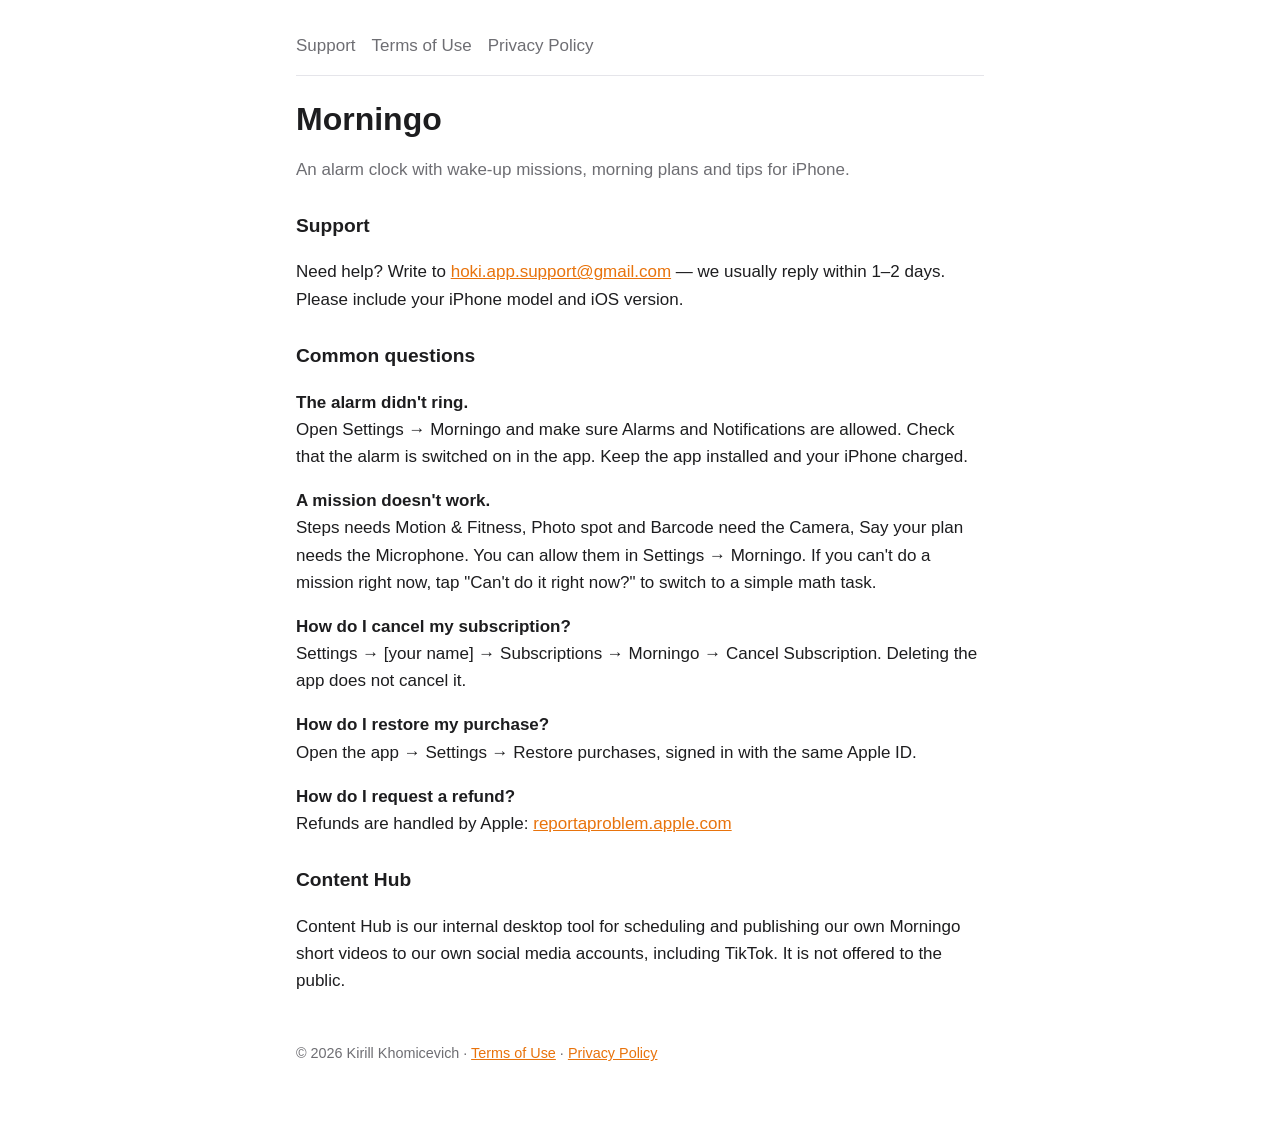
<file: index.html>
<!doctype html>
<html lang="en">
<head>
<meta charset="utf-8">
<meta name="viewport" content="width=device-width, initial-scale=1">
<meta name="p:domain_verify" content="3608383d4f459e4a5f4279b12fd187f6"/>
<title>Morningo — Support</title>
<meta name="description" content="Morningo: alarm clock with wake-up missions, morning plans and tips. Support, Terms of Use and Privacy Policy.">
<link rel="stylesheet" href="style.css">
</head>
<body>
<main>
<nav><a href="./">Support</a><a href="terms.html">Terms of Use</a><a href="privacy.html">Privacy Policy</a></nav>
<h1>Morningo</h1>
<p class="muted">An alarm clock with wake-up missions, morning plans and tips for iPhone.</p>

<h2>Support</h2>
<p>Need help? Write to <a href="mailto:hoki.app.support@gmail.com">hoki.app.support@gmail.com</a> — we usually reply within 1–2 days. Please include your iPhone model and iOS version.</p>

<h2>Common questions</h2>
<p><strong>The alarm didn't ring.</strong><br>Open Settings → Morningo and make sure Alarms and Notifications are allowed. Check that the alarm is switched on in the app. Keep the app installed and your iPhone charged.</p>
<p><strong>A mission doesn't work.</strong><br>Steps needs Motion &amp; Fitness, Photo spot and Barcode need the Camera, Say your plan needs the Microphone. You can allow them in Settings → Morningo. If you can't do a mission right now, tap "Can't do it right now?" to switch to a simple math task.</p>
<p><strong>How do I cancel my subscription?</strong><br>Settings → [your name] → Subscriptions → Morningo → Cancel Subscription. Deleting the app does not cancel it.</p>
<p><strong>How do I restore my purchase?</strong><br>Open the app → Settings → Restore purchases, signed in with the same Apple ID.</p>
<p><strong>How do I request a refund?</strong><br>Refunds are handled by Apple: <a href="https://reportaproblem.apple.com">reportaproblem.apple.com</a></p>

<h2>Content Hub</h2>
<p>Content Hub is our internal desktop tool for scheduling and publishing our own Morningo short videos to our own social media accounts, including TikTok. It is not offered to the public.</p>

<footer>© 2026 Kirill Khomicevich · <a href="terms.html">Terms of Use</a> · <a href="privacy.html">Privacy Policy</a></footer>
</main>
</body>
</html>
</file>
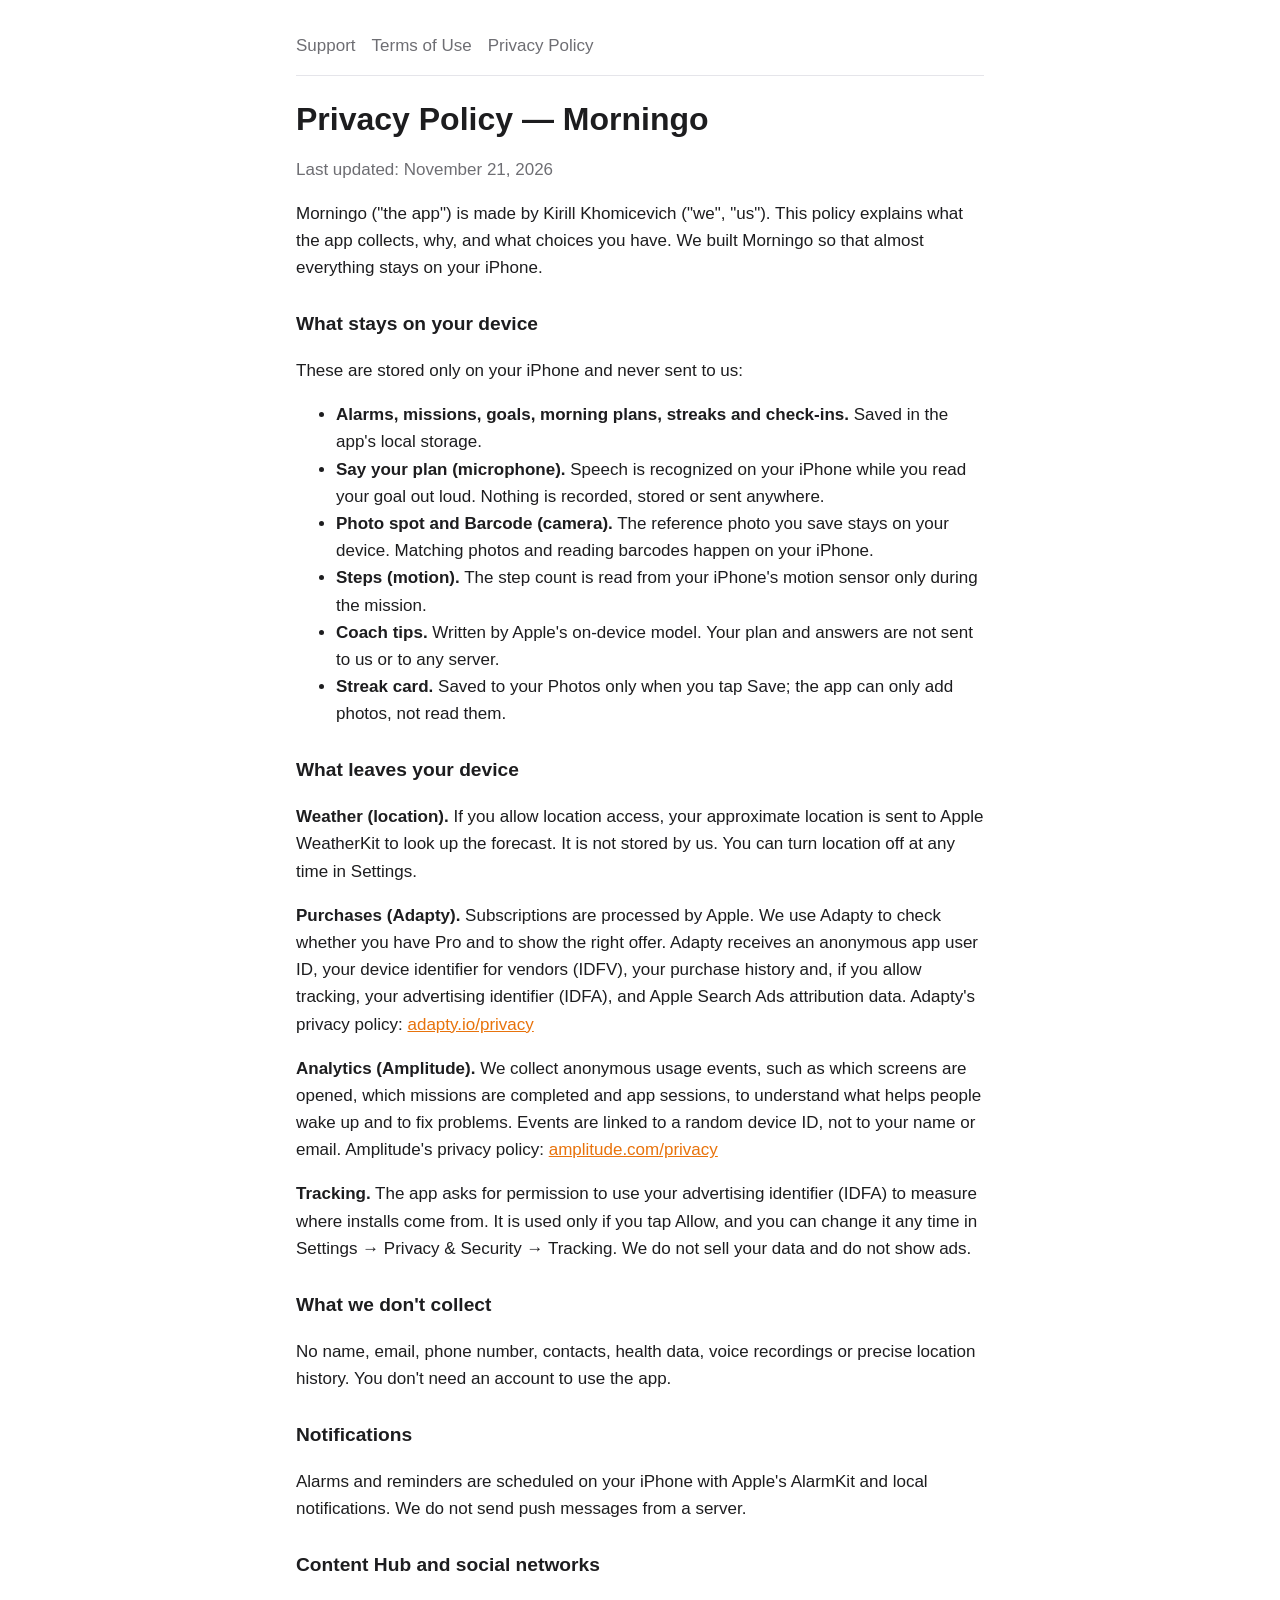
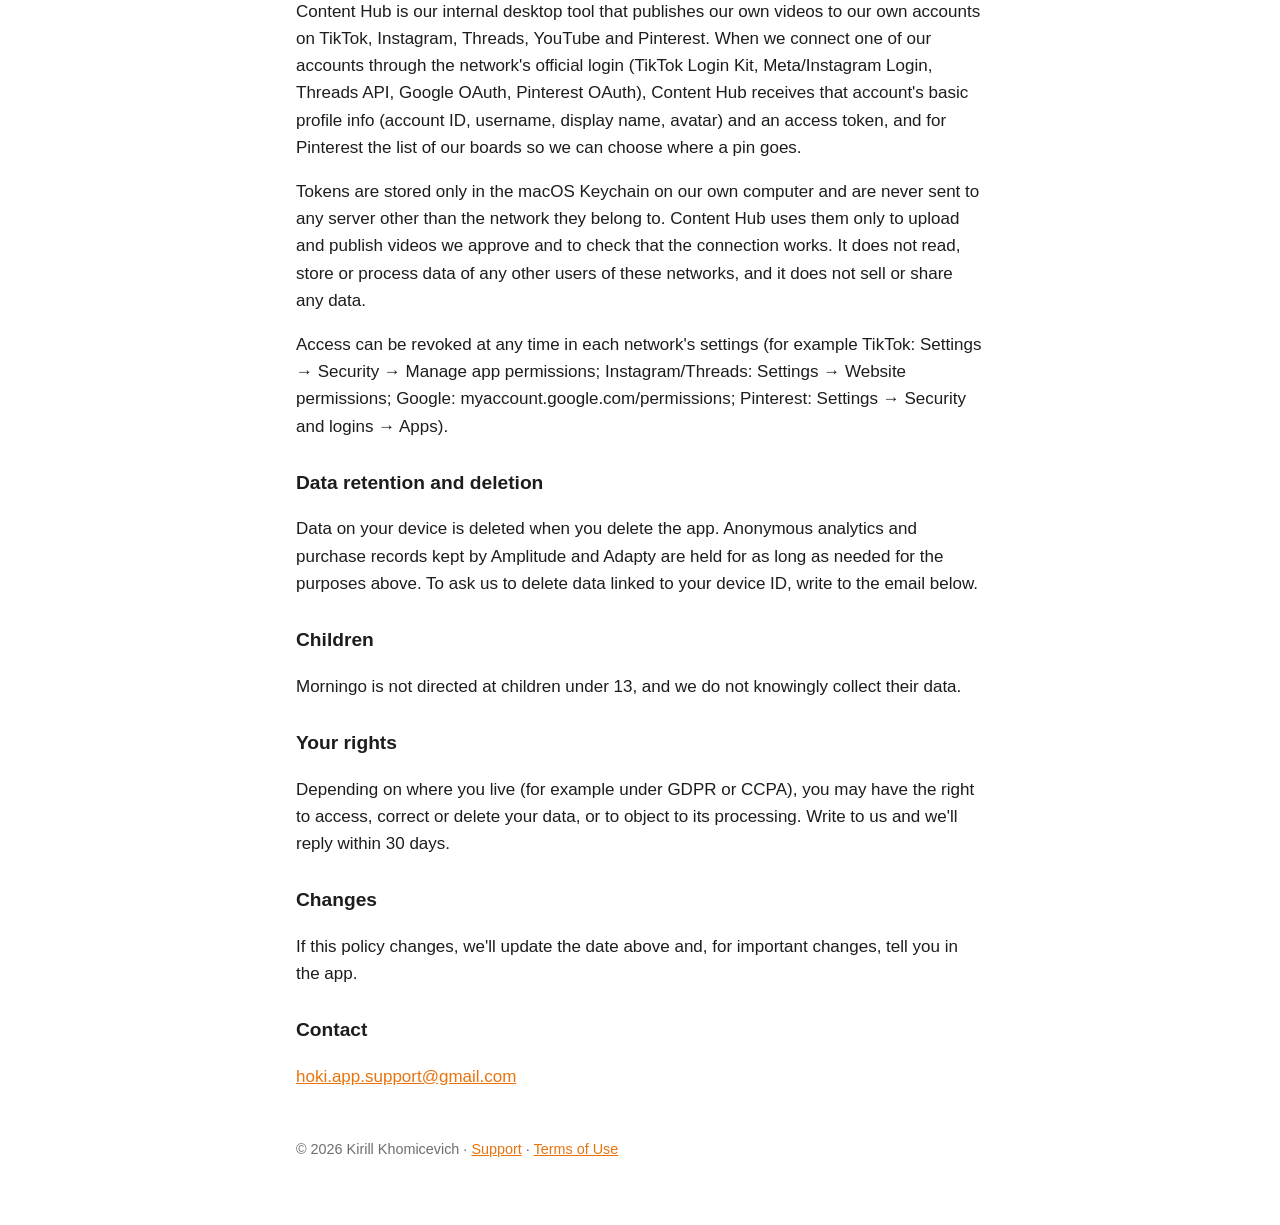
<file: privacy.html>
<!doctype html>
<html lang="en">
<head>
<meta charset="utf-8">
<meta name="viewport" content="width=device-width, initial-scale=1">
<title>Privacy Policy — Morningo</title>
<link rel="stylesheet" href="style.css">
</head>
<body>
<main>
<nav><a href="./">Support</a><a href="terms.html">Terms of Use</a><a href="privacy.html">Privacy Policy</a></nav>
<h1>Privacy Policy — Morningo</h1>
<p class="muted">Last updated: November 21, 2026</p>
<p>Morningo ("the app") is made by Kirill Khomicevich ("we", "us"). This policy explains what the app collects, why, and what choices you have. We built Morningo so that almost everything stays on your iPhone.</p>

<h2>What stays on your device</h2>
<p>These are stored only on your iPhone and never sent to us:</p>
<ul>
<li><strong>Alarms, missions, goals, morning plans, streaks and check-ins.</strong> Saved in the app's local storage.</li>
<li><strong>Say your plan (microphone).</strong> Speech is recognized on your iPhone while you read your goal out loud. Nothing is recorded, stored or sent anywhere.</li>
<li><strong>Photo spot and Barcode (camera).</strong> The reference photo you save stays on your device. Matching photos and reading barcodes happen on your iPhone.</li>
<li><strong>Steps (motion).</strong> The step count is read from your iPhone's motion sensor only during the mission.</li>
<li><strong>Coach tips.</strong> Written by Apple's on-device model. Your plan and answers are not sent to us or to any server.</li>
<li><strong>Streak card.</strong> Saved to your Photos only when you tap Save; the app can only add photos, not read them.</li>
</ul>

<h2>What leaves your device</h2>
<p><strong>Weather (location).</strong> If you allow location access, your approximate location is sent to Apple WeatherKit to look up the forecast. It is not stored by us. You can turn location off at any time in Settings.</p>
<p><strong>Purchases (Adapty).</strong> Subscriptions are processed by Apple. We use Adapty to check whether you have Pro and to show the right offer. Adapty receives an anonymous app user ID, your device identifier for vendors (IDFV), your purchase history and, if you allow tracking, your advertising identifier (IDFA), and Apple Search Ads attribution data. Adapty's privacy policy: <a href="https://adapty.io/privacy">adapty.io/privacy</a></p>
<p><strong>Analytics (Amplitude).</strong> We collect anonymous usage events, such as which screens are opened, which missions are completed and app sessions, to understand what helps people wake up and to fix problems. Events are linked to a random device ID, not to your name or email. Amplitude's privacy policy: <a href="https://amplitude.com/privacy">amplitude.com/privacy</a></p>
<p><strong>Tracking.</strong> The app asks for permission to use your advertising identifier (IDFA) to measure where installs come from. It is used only if you tap Allow, and you can change it any time in Settings → Privacy &amp; Security → Tracking. We do not sell your data and do not show ads.</p>

<h2>What we don't collect</h2>
<p>No name, email, phone number, contacts, health data, voice recordings or precise location history. You don't need an account to use the app.</p>

<h2>Notifications</h2>
<p>Alarms and reminders are scheduled on your iPhone with Apple's AlarmKit and local notifications. We do not send push messages from a server.</p>

<h2>Content Hub and social networks</h2>
<p>Content Hub is our internal desktop tool that publishes our own videos to our own accounts on TikTok, Instagram, Threads, YouTube and Pinterest. When we connect one of our accounts through the network's official login (TikTok Login Kit, Meta/Instagram Login, Threads API, Google OAuth, Pinterest OAuth), Content Hub receives that account's basic profile info (account ID, username, display name, avatar) and an access token, and for Pinterest the list of our boards so we can choose where a pin goes.</p>
<p>Tokens are stored only in the macOS Keychain on our own computer and are never sent to any server other than the network they belong to. Content Hub uses them only to upload and publish videos we approve and to check that the connection works. It does not read, store or process data of any other users of these networks, and it does not sell or share any data.</p>
<p>Access can be revoked at any time in each network's settings (for example TikTok: Settings → Security → Manage app permissions; Instagram/Threads: Settings → Website permissions; Google: myaccount.google.com/permissions; Pinterest: Settings → Security and logins → Apps).</p>

<h2>Data retention and deletion</h2>
<p>Data on your device is deleted when you delete the app. Anonymous analytics and purchase records kept by Amplitude and Adapty are held for as long as needed for the purposes above. To ask us to delete data linked to your device ID, write to the email below.</p>

<h2>Children</h2>
<p>Morningo is not directed at children under 13, and we do not knowingly collect their data.</p>

<h2>Your rights</h2>
<p>Depending on where you live (for example under GDPR or CCPA), you may have the right to access, correct or delete your data, or to object to its processing. Write to us and we'll reply within 30 days.</p>

<h2>Changes</h2>
<p>If this policy changes, we'll update the date above and, for important changes, tell you in the app.</p>

<h2>Contact</h2>
<p><a href="mailto:hoki.app.support@gmail.com">hoki.app.support@gmail.com</a></p>

<footer>© 2026 Kirill Khomicevich · <a href="./">Support</a> · <a href="terms.html">Terms of Use</a></footer>
</main>
</body>
</html>
</file>
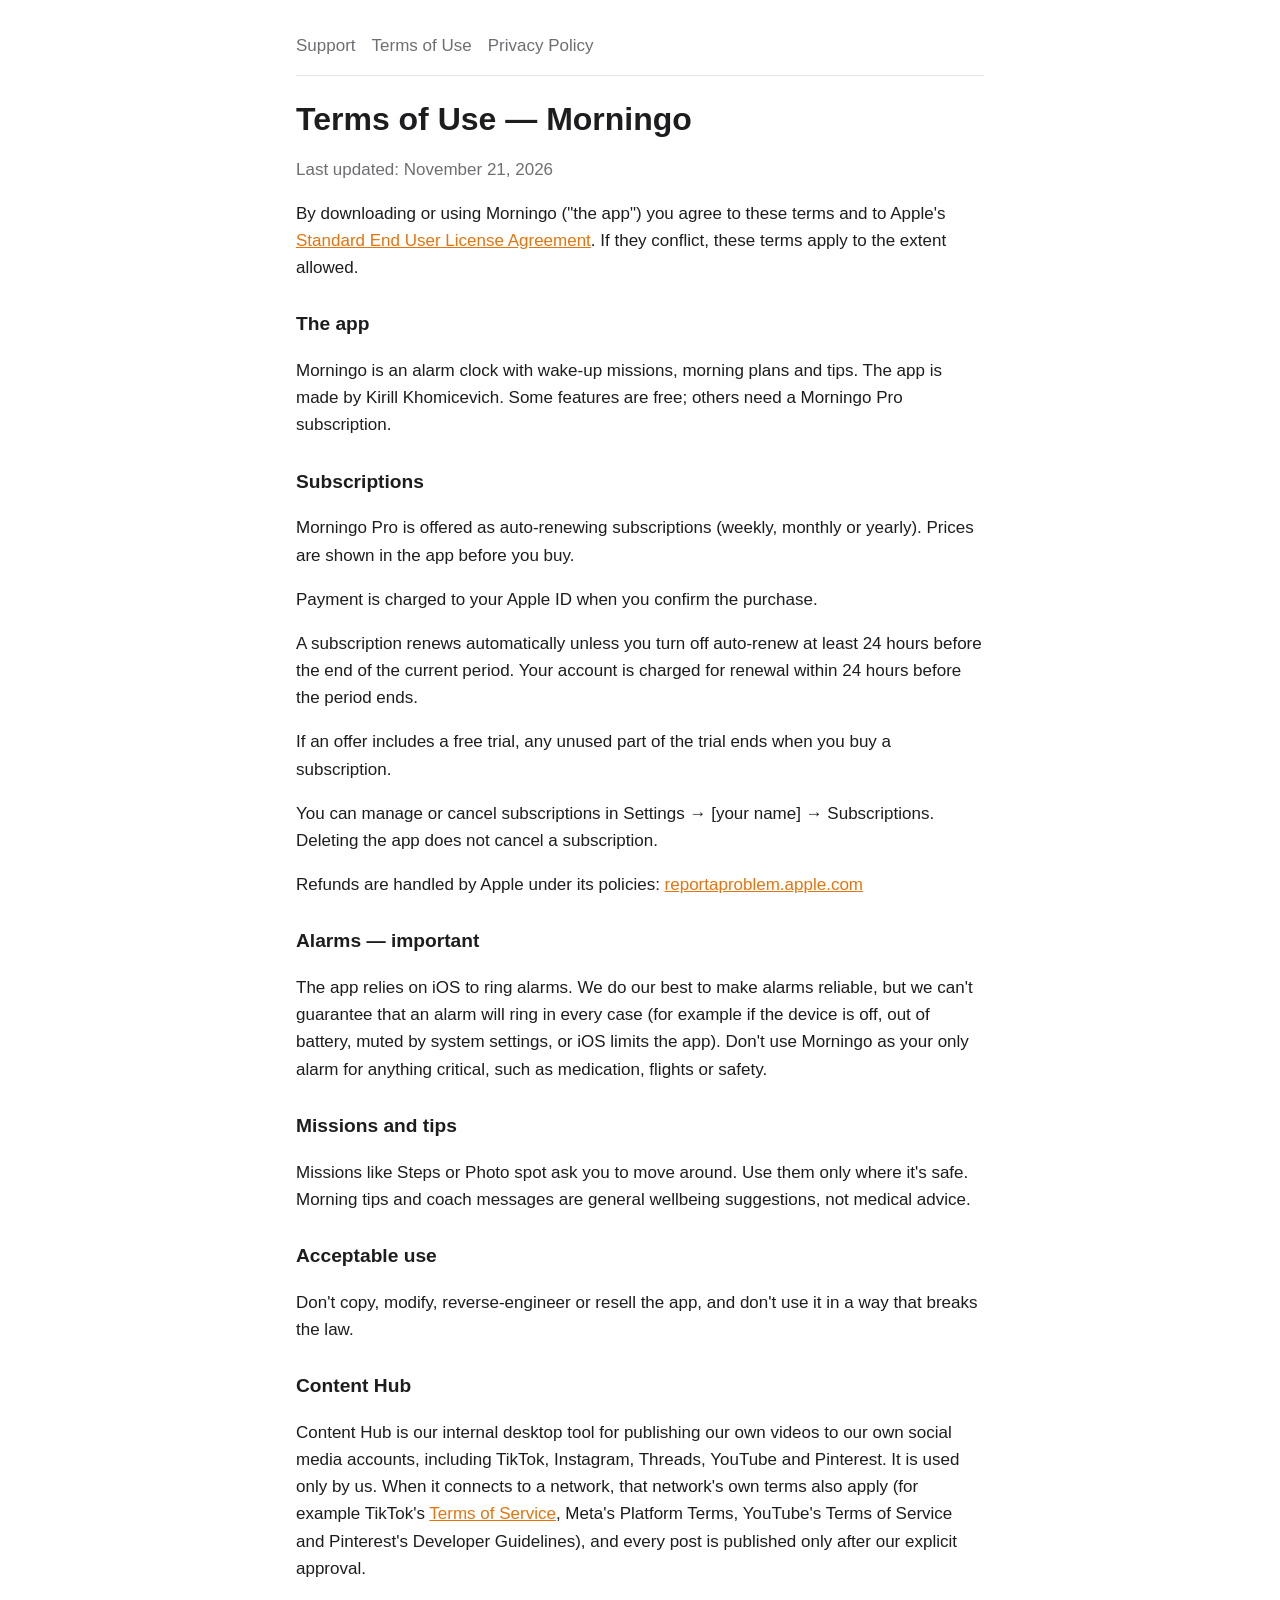
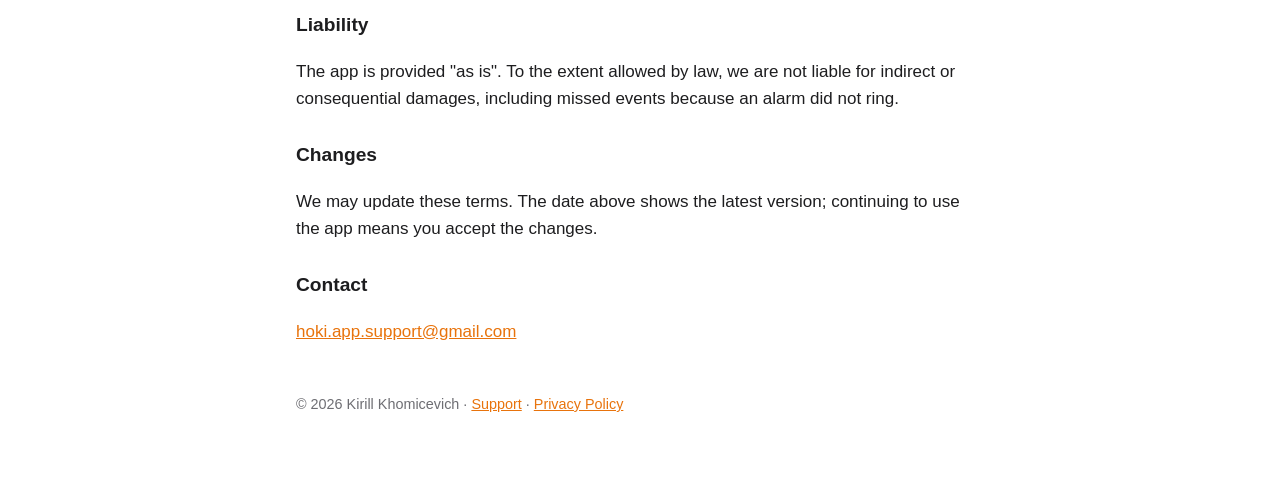
<file: terms.html>
<!doctype html>
<html lang="en">
<head>
<meta charset="utf-8">
<meta name="viewport" content="width=device-width, initial-scale=1">
<title>Terms of Use — Morningo</title>
<link rel="stylesheet" href="style.css">
</head>
<body>
<main>
<nav><a href="./">Support</a><a href="terms.html">Terms of Use</a><a href="privacy.html">Privacy Policy</a></nav>
<h1>Terms of Use — Morningo</h1>
<p class="muted">Last updated: November 21, 2026</p>
<p>By downloading or using Morningo ("the app") you agree to these terms and to Apple's <a href="https://www.apple.com/legal/internet-services/itunes/dev/stdeula/">Standard End User License Agreement</a>. If they conflict, these terms apply to the extent allowed.</p>

<h2>The app</h2>
<p>Morningo is an alarm clock with wake-up missions, morning plans and tips. The app is made by Kirill Khomicevich. Some features are free; others need a Morningo Pro subscription.</p>

<h2>Subscriptions</h2>
<p>Morningo Pro is offered as auto-renewing subscriptions (weekly, monthly or yearly). Prices are shown in the app before you buy.</p>
<p>Payment is charged to your Apple ID when you confirm the purchase.</p>
<p>A subscription renews automatically unless you turn off auto-renew at least 24 hours before the end of the current period. Your account is charged for renewal within 24 hours before the period ends.</p>
<p>If an offer includes a free trial, any unused part of the trial ends when you buy a subscription.</p>
<p>You can manage or cancel subscriptions in Settings → [your name] → Subscriptions. Deleting the app does not cancel a subscription.</p>
<p>Refunds are handled by Apple under its policies: <a href="https://reportaproblem.apple.com">reportaproblem.apple.com</a></p>

<h2>Alarms — important</h2>
<p>The app relies on iOS to ring alarms. We do our best to make alarms reliable, but we can't guarantee that an alarm will ring in every case (for example if the device is off, out of battery, muted by system settings, or iOS limits the app). Don't use Morningo as your only alarm for anything critical, such as medication, flights or safety.</p>

<h2>Missions and tips</h2>
<p>Missions like Steps or Photo spot ask you to move around. Use them only where it's safe. Morning tips and coach messages are general wellbeing suggestions, not medical advice.</p>

<h2>Acceptable use</h2>
<p>Don't copy, modify, reverse-engineer or resell the app, and don't use it in a way that breaks the law.</p>

<h2>Content Hub</h2>
<p>Content Hub is our internal desktop tool for publishing our own videos to our own social media accounts, including TikTok, Instagram, Threads, YouTube and Pinterest. It is used only by us. When it connects to a network, that network's own terms also apply (for example TikTok's <a href="https://www.tiktok.com/legal/page/global/terms-of-service/en">Terms of Service</a>, Meta's Platform Terms, YouTube's Terms of Service and Pinterest's Developer Guidelines), and every post is published only after our explicit approval.</p>

<h2>Liability</h2>
<p>The app is provided "as is". To the extent allowed by law, we are not liable for indirect or consequential damages, including missed events because an alarm did not ring.</p>

<h2>Changes</h2>
<p>We may update these terms. The date above shows the latest version; continuing to use the app means you accept the changes.</p>

<h2>Contact</h2>
<p><a href="mailto:hoki.app.support@gmail.com">hoki.app.support@gmail.com</a></p>

<footer>© 2026 Kirill Khomicevich · <a href="./">Support</a> · <a href="privacy.html">Privacy Policy</a></footer>
</main>
</body>
</html>
</file>
<file: style.css>
:root { --bg: #fff; --fg: #1d1d1f; --muted: #6e6e73; --accent: #e8730c; --line: #e5e5ea; }
@media (prefers-color-scheme: dark) { :root { --bg: #000; --fg: #f5f5f7; --muted: #a1a1a6; --accent: #ff9f40; --line: #2c2c2e; } }
* { box-sizing: border-box; }
body { margin: 0; background: var(--bg); color: var(--fg); font: 17px/1.6 -apple-system, BlinkMacSystemFont, "Segoe UI", Roboto, sans-serif; }
main { max-width: 720px; margin: 0 auto; padding: 32px 16px 64px; }
nav { display: flex; gap: 16px; flex-wrap: wrap; padding-bottom: 16px; border-bottom: 1px solid var(--line); margin-bottom: 24px; }
nav a { color: var(--muted); text-decoration: none; }
nav a:hover, a { color: var(--accent); }
h1 { font-size: 2rem; line-height: 1.2; margin: 0 0 8px; }
h2 { font-size: 1.2rem; margin: 28px 0 8px; }
.muted { color: var(--muted); }
footer { margin-top: 48px; color: var(--muted); font-size: .9rem; }
</file>
